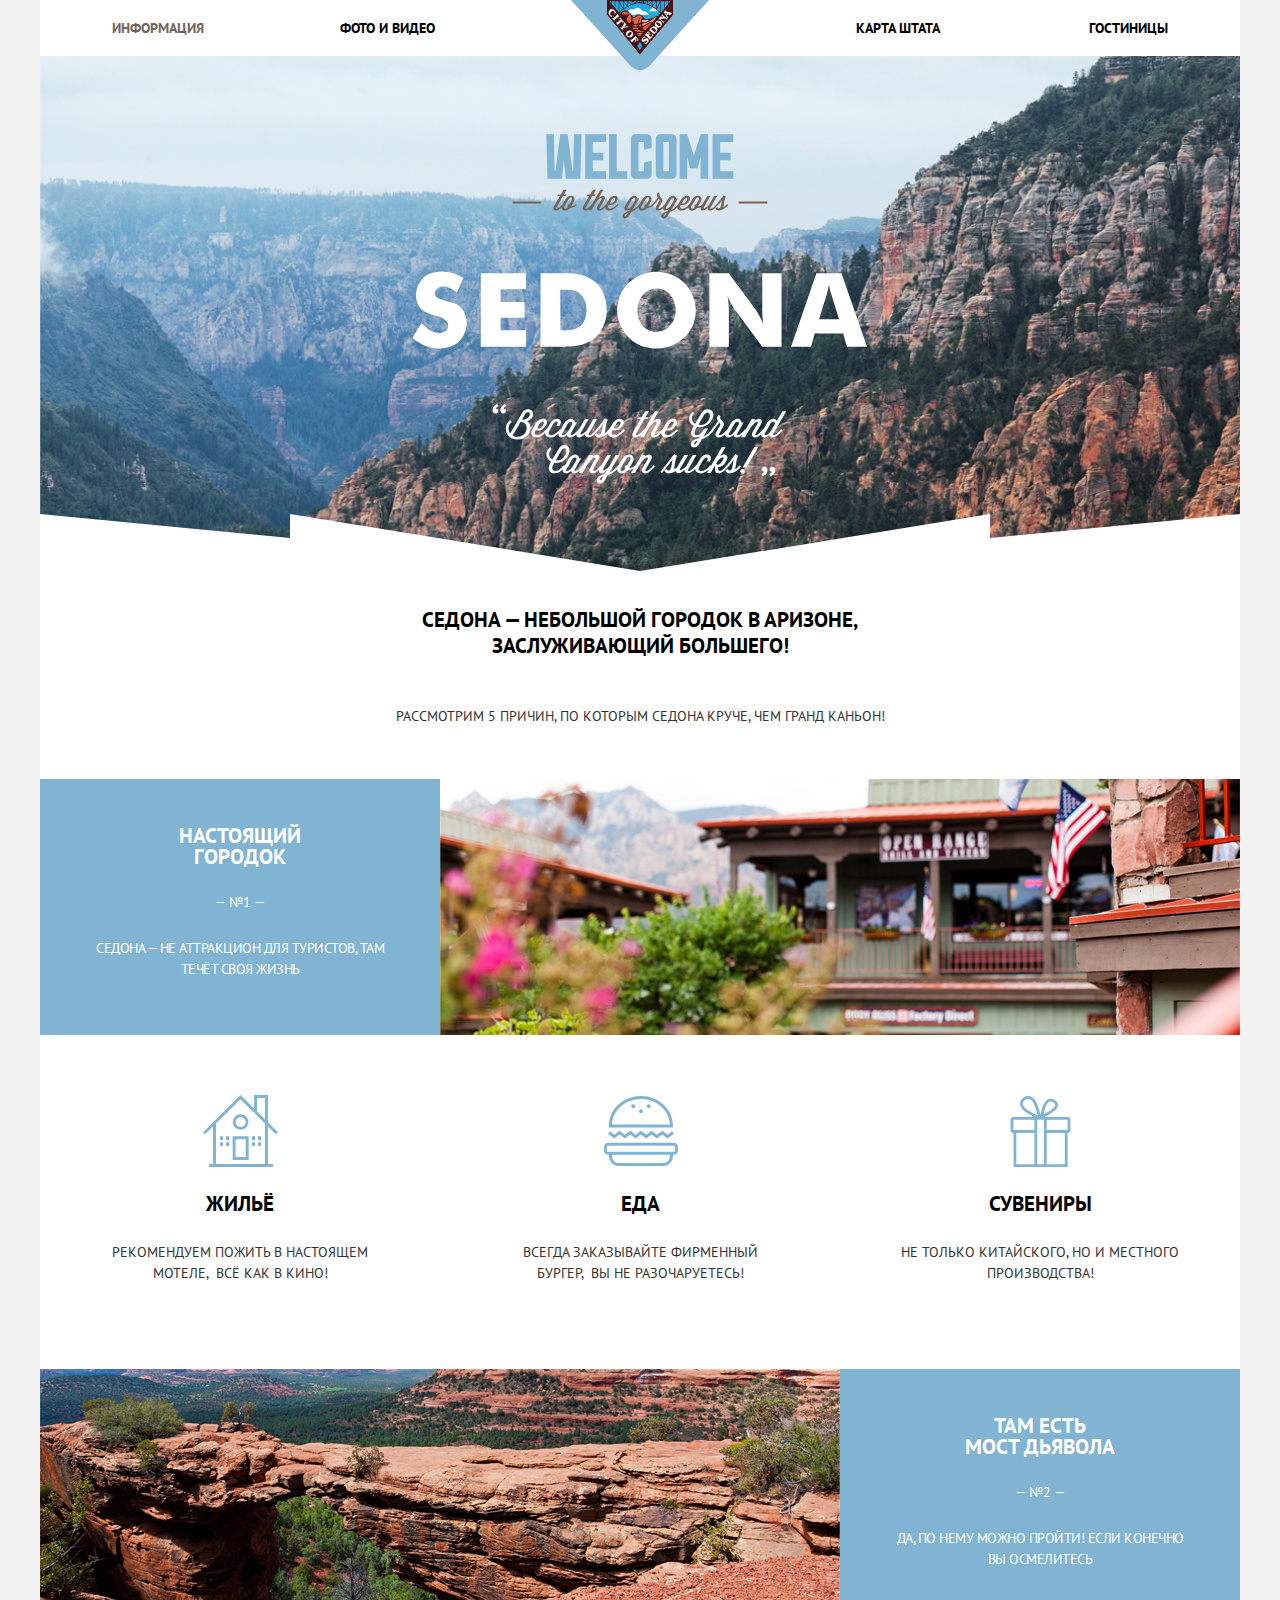
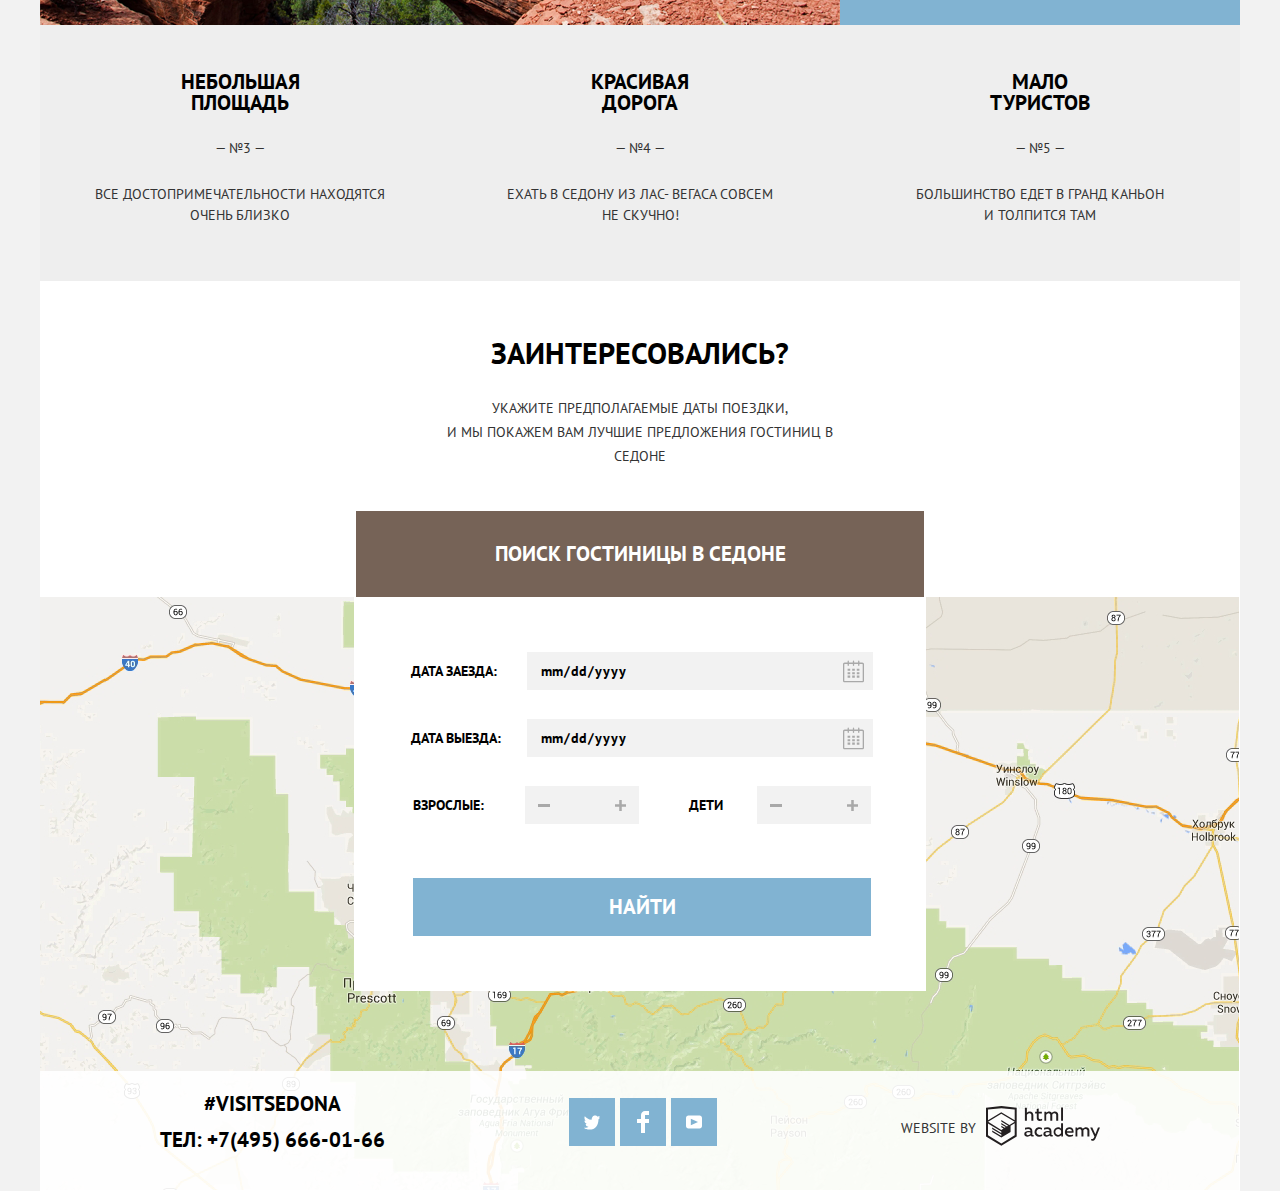
<file: index.html>
<!DOCTYPE html>
<html lang="ru">

<head>
  <meta charset="UTF-8" />
  <meta http-equiv="X-UA-Compatible" content="IE=edge" />
  <meta name="viewport" content="width=device-width, initial-scale=1.0" />
  <link rel="preconnect" href="https://fonts.googleapis.com">
  <link rel="preconnect" href="https://fonts.gstatic.com" crossorigin>
  <link href="https://fonts.googleapis.com/css2?family=PT+Sans:wght@400;700&display=swap" rel="stylesheet">
  <link rel="stylesheet" href="css/normalize.css" type="text/css" />
  <link rel="stylesheet" href="css/styles.css" type="text/css" />
  <title>SEDONA</title>
</head>

<body>

  <div class="container">
    <header class="page-header">

      <a href="/" class="nav-link logo">
        <img class="logo-item" src="images/logo.svg" width="138" height="70" alt="Sedona" />
      </a>

      <nav class="nav-block">
        <ul class="nav_list">
          <li class="nav-item">
            <a class="nav-link active info" href="/index.html">ИНФОРМАЦИЯ</a>
          </li>
          <li class="nav-item">
            <a class="nav-link" href="#">ФОТО&nbsp;И&nbsp;ВИДЕО</a>
          </li>
          <li class="nav-item">
            <a class="nav-link" href="#">КАРТА&nbsp;ШТАТА</a>
          </li>
          <li class="nav-item">
            <a class="nav-link" href="/hotels.html">ГОСТИНИЦЫ</a>
          </li>
        </ul>
      </nav>
    </header>
    <main>
      <section class="welcome">
        <h1 class="visually-hidden">Сайт города Седона</h1>
        <div class="image-wrapper">
          <img src="images/welcome.svg" class="img-block" alt="Sedona" />
        </div>
        <div class="decoration-svg-block">
          <svg class="svg-decor" width="1200" height="57" viewBox="0 0 1200 57" fill="none"
            xmlns="http://www.w3.org/2000/svg">
            <path d="M0 57V0L250 24V0L600 57L950 0V24L1200 0V57H0Z" fill="white" />
          </svg>
        </div>
      </section>
      <section class="reasons">
        <div class="preview">
          <h2 class="title reasons-title">Седона — небольшой городок в Аризоне, заслуживающий большего!</h2>
          <p class="reasons-preview-text">Рассмотрим 5 причин, по которым Седона круче, чем гранд каньон!</p>
        </div>
        <ul class="reasons-list">
          <li class="reasons-item">
            <div class="reason-1-wrapper">
              <div class="reasons-card accent">
                <h3 class="title reason-title white">НАСТОЯЩИЙ</br> ГОРОДОК</h3>
                <span class="number">— №1 —</span>
                <p class="reason-text">Седона&nbsp;&mdash; не&nbsp;аттракцион для туристов, там течёт своя жизнь</p>
              </div>
              <div class="reason-1-img">
                <img src="images/building.jpg" alt="building" class="img-1-reason">
              </div>
            </div>

            <ul class="reasons-1-list">
              <li class="reasons-1-item house-icon">
                <h3 class="title reason-title">Жильё</h3>
                <p class="reasons-1-item-descr">Рекомендуем пожить в настоящем мотеле,&nbsp; всё как в кино!</p>
              </li>
              <li class="reasons-1-item burger">
                <h3 class="title reason-title">Еда</h3>
                <p class="reasons-1-item-descr">Всегда заказывайте фирменный бургер,&nbsp; вы не разочаруетесь!
                </p>
              </li>
              <li class="reasons-1-item gift">
                <h3 class="title reason-title">Сувениры</h3>
                <p class="reasons-1-item-descr">Не только китайского,&nbsp;но и местного
                  производства!</p>
              </li>
            </ul>
          </li>
          <li class="reasons-item reason-2">
            <div class="reason-2-wrapper">
              <div class="reasons-card accent">
                <h3 class="title reason-title white">ТАМ ЕСТЬ<br> МОСТ&nbsp;ДЬЯВОЛА</h3>
                <span class="number">— №2 —</span>
                <p class="reason-text">Да, по нему можно пройти! Если конечно вы осмелитесь</p>
              </div>
              <div class="reason-2-img">
                <img src="images/mountain.jpg" alt="mountain" class="img-2-reason">
              </div>
            </div>
          </li>


          <li class="reasons-item reasons-card reasons_last">
            <h3 class="title reason-title reason-3-4-5-title">небольшая<br> площадь</h3>
            <span class="number">— №3 —</span>
            <p class="reasons-3-4-5-item-descr">все достопримечательности находятся очень близко</p>
          </li>
          <li class="reasons-item reasons-card reasons_last">
            <h3 class="title reason-title reason-3-4-5-title">красивая<br> дорога</h3>
            <span class="number">— №4 —</span>
            <p class="reasons-3-4-5-item-descr">ехать в седону из&nbsp;лас-&nbsp;вегаса совсем
              не&nbsp;скучно!
            </p>
          </li>
          <li class="reasons-item reasons-card reasons_last">
            <h3 class="title reason-title reason-3-4-5-title">мало<br> туристов</h3>
            <span class="number">— №5 —</span>
            <p class="reasons-3-4-5-item-descr">большинство едет в гранд каньон <br> и толпится там</p>
          </li>

        </ul>
      </section>

      <div class="form-header">

        <div class="form-header-wrapper">
          <h3 class="form-header-title">ЗАИНТЕРЕСОВАЛИСЬ?</h3>
          <p class="choose-date">
            Укажите предполагаемые даты поездки,<br> и мы покажем вам лучшие предложения
            гостиниц в седоне
          </p>
        </div>
        <div class="brown-btn-wrapper">
          <button class="searching-hotels brown-btn btn">ПОИСК ГОСТИНИЦЫ В СЕДОНЕ</button>
        </div>
        <form action="https://echo.htmlacademy.ru/courses" method="post" class="form">
          <fieldset class="form-group">

            <fieldset class="date-input">
              <label for="date" class="label">ДАТА ЗАЕЗДА:</label>
              <div class="text-field__icon text-field__icon_date">
                <input type="date" id="date" name="date" class="input input-date" />
                <svg width="21" height="23" viewBox="0 0 21 23" fill="none" xmlns="http://www.w3.org/2000/svg">
                  <path fill-rule="evenodd" clip-rule="evenodd"
                    d="M16.406 3.02498H19.251C20.217 3.02498 21 3.84698 21 4.86198V21.164C21 22.179 20.217 23 19.251 23H1.75C0.784 23 0 22.179 0 21.164V4.86198C0 3.84698 0.784 3.02498 1.75 3.02498H4.593V1.64798C4.593 1.26698 4.887 0.958984 5.25 0.958984C5.612 0.958984 5.906 1.26698 5.906 1.64798V3.02498H9.844V1.64798C9.844 1.26698 10.138 0.958984 10.501 0.958984C10.862 0.958984 11.156 1.26698 11.156 1.64798V3.02498H15.094V1.64798C15.094 1.26698 15.387 0.958984 15.75 0.958984C16.112 0.958984 16.406 1.26698 16.406 1.64798V3.02498ZM19.5646 21.484C19.6466 21.3979 19.691 21.2828 19.688 21.164H19.689V4.86198C19.689 4.60898 19.493 4.40298 19.252 4.40298H16.407V5.78098C16.407 6.16198 16.113 6.46998 15.751 6.46998C15.388 6.46998 15.095 6.16198 15.095 5.78098V4.40298H11.157V5.78098C11.157 6.16198 10.863 6.46998 10.502 6.46998C10.139 6.46998 9.845 6.16198 9.845 5.78098V4.40298H5.907V5.78098C5.907 6.16198 5.613 6.46998 5.251 6.46998C4.888 6.46998 4.594 6.16198 4.594 5.78098V4.40298H1.75C1.50263 4.40953 1.30696 4.61458 1.312 4.86198V21.164C1.30696 21.4114 1.50263 21.6164 1.75 21.623H19.251C19.3698 21.6201 19.4826 21.5701 19.5646 21.484Z"
                    fill="currentColor" />
                  <path fill-rule="evenodd" clip-rule="evenodd"
                    d="M4.59399 9.2251H7.21899V11.2911H4.59399V9.2251ZM4.59399 12.6681H7.21899V14.7351H4.59399V12.6681ZM7.21899 16.1121H4.59399V18.1781H7.21899V16.1121ZM9.18799 16.1121H11.813V18.1781H9.18799V16.1121ZM11.813 12.6681H9.18799V14.7351H11.813V12.6681ZM9.18799 9.2251H11.813V11.2911H9.18799V9.2251ZM16.406 16.1121H13.781V18.1781H16.406V16.1121ZM13.781 12.6681H16.406V14.7351H13.781V12.6681ZM16.406 9.2251H13.781V11.2911H16.406V9.2251Z"
                    fill="currentColor" />
                </svg>
              </div>
            </fieldset>
            <fieldset class="date-input">
              <label for="date-exit" class="label">ДАТА ВЫЕЗДА:</label>
              <div class="text-field__icon text-field__icon_date">
                <input type="date" id="date-exit" name="date-exit" class="input input-date" />
                <svg width="21" height="23" viewBox="0 0 21 23" fill="none" xmlns="http://www.w3.org/2000/svg">
                  <path fill-rule="evenodd" clip-rule="evenodd"
                    d="M16.406 3.02498H19.251C20.217 3.02498 21 3.84698 21 4.86198V21.164C21 22.179 20.217 23 19.251 23H1.75C0.784 23 0 22.179 0 21.164V4.86198C0 3.84698 0.784 3.02498 1.75 3.02498H4.593V1.64798C4.593 1.26698 4.887 0.958984 5.25 0.958984C5.612 0.958984 5.906 1.26698 5.906 1.64798V3.02498H9.844V1.64798C9.844 1.26698 10.138 0.958984 10.501 0.958984C10.862 0.958984 11.156 1.26698 11.156 1.64798V3.02498H15.094V1.64798C15.094 1.26698 15.387 0.958984 15.75 0.958984C16.112 0.958984 16.406 1.26698 16.406 1.64798V3.02498ZM19.5646 21.484C19.6466 21.3979 19.691 21.2828 19.688 21.164H19.689V4.86198C19.689 4.60898 19.493 4.40298 19.252 4.40298H16.407V5.78098C16.407 6.16198 16.113 6.46998 15.751 6.46998C15.388 6.46998 15.095 6.16198 15.095 5.78098V4.40298H11.157V5.78098C11.157 6.16198 10.863 6.46998 10.502 6.46998C10.139 6.46998 9.845 6.16198 9.845 5.78098V4.40298H5.907V5.78098C5.907 6.16198 5.613 6.46998 5.251 6.46998C4.888 6.46998 4.594 6.16198 4.594 5.78098V4.40298H1.75C1.50263 4.40953 1.30696 4.61458 1.312 4.86198V21.164C1.30696 21.4114 1.50263 21.6164 1.75 21.623H19.251C19.3698 21.6201 19.4826 21.5701 19.5646 21.484Z"
                    fill="currentColor" />
                  <path fill-rule="evenodd" clip-rule="evenodd"
                    d="M4.59399 9.2251H7.21899V11.2911H4.59399V9.2251ZM4.59399 12.6681H7.21899V14.7351H4.59399V12.6681ZM7.21899 16.1121H4.59399V18.1781H7.21899V16.1121ZM9.18799 16.1121H11.813V18.1781H9.18799V16.1121ZM11.813 12.6681H9.18799V14.7351H11.813V12.6681ZM9.18799 9.2251H11.813V11.2911H9.18799V9.2251ZM16.406 16.1121H13.781V18.1781H16.406V16.1121ZM13.781 12.6681H16.406V14.7351H13.781V12.6681ZM16.406 9.2251H13.781V11.2911H16.406V9.2251Z"
                    fill="currentColor" />
                </svg>
              </div>
            </fieldset>
            <fieldset class="one-third-size">
              <div class="adults-btnset">
                <label for="adults" class="label">ВЗРОСЛЫЕ:</label>
                <div class="small-button">
                  <button type="button" class="adults btn minus">
                    <svg width="12" height="3" viewBox="0 0 12 3" fill="none" xmlns="http://www.w3.org/2000/svg">
                      <rect width="12" height="3" fill="currentColor" />
                    </svg>
                  </button>
                  <input type="number" id="adults" name="adults" class="input input-age" />
                  <button type="button" class="adults btn">
                    <svg width="11" height="11" viewBox="0 0 11 11" fill="none" xmlns="http://www.w3.org/2000/svg">
                      <path fill-rule="evenodd" clip-rule="evenodd"
                        d="M4.23086 6.76932V11H6.76932V6.76932H11V4.23086H6.76932V0H4.23085V4.23086H0V6.76932H4.23086Z"
                        fill="currentColor" />
                    </svg>

                  </button>
                </div>
              </div>
              <div class="kids-btnset">
                <label for="kids" class="label label-kids">ДЕТИ</label>
                <div class="small-button">
                  <button type="button" class="kids btn minus">
                    <svg width="12" height="3" viewBox="0 0 12 3" fill="none" xmlns="http://www.w3.org/2000/svg">
                      <rect width="12" height="3" fill="currentColor" />
                    </svg>
                  </button>
                  <input type="number" id="kids" name="kids" class="input input-age" />
                  <button type="button" class="kids btn">
                    <svg width="11" height="11" viewBox="0 0 11 11" fill="none" xmlns="http://www.w3.org/2000/svg">
                      <path fill-rule="evenodd" clip-rule="evenodd"
                        d="M4.23086 6.76932V11H6.76932V6.76932H11V4.23086H6.76932V0H4.23085V4.23086H0V6.76932H4.23086Z"
                        fill="currentColor" />
                    </svg>
                  </button>
                </div>
              </div>
            </fieldset>
            <div>
              <input class="searching-hotels blue input btn" type="submit" value="НАЙТИ" />
            </div>
          </fieldset>
        </form>
      </div>

      <div class="map-wrapp"></div>

    </main>

    <footer class="page-footer">
      <div class="footer-container">
        <div class="link-wrapper">
          <div class="visit-SEDONA">#visitSEDONA</div>
          <a href="tel:+74956660166">ТЕЛ: +7(495) 666-01-66</a>
        </div>
        <ul class="social-icons">
          <li class="social-item">
            <a class="social-icon twitter" href="https://twitter.com">
              <svg width="17" height="17" viewBox="0 0 17 17" fill="none" xmlns="http://www.w3.org/2000/svg">
                <path
                  d="M10.95 1.14409C12.635 0.648089 13.934 1.41409 14.527 2.32309C15.2 2.09209 15.858 1.84209 16.538 1.61509C16.5249 2.30145 16.2117 2.94761 15.681 3.38309C16.366 3.55309 16.985 2.89209 16.985 2.89209C16.816 3.89209 15.979 4.68009 15.422 4.91609C15.191 11.6661 12.247 16.1331 5.34498 15.9981H4.89898C4.48898 15.9981 0.734977 15.5381 0.000976562 14.1111C2.27198 14.3071 3.89398 13.6891 4.69398 12.9341C3.73398 12.6341 2.01498 12.4571 1.71498 9.98409C2.06398 10.0901 2.27898 10.2121 2.90498 10.1031C1.70498 9.24709 0.373977 8.53009 0.447977 6.33009C0.732977 6.65809 1.51498 6.86609 1.78798 6.80209C1.08498 6.56109 -0.182023 3.44209 0.893977 1.85009C2.71198 3.70409 4.62898 5.45609 8.04598 5.62309C8.25398 3.33009 9.18298 1.79309 10.95 1.14409Z"
                  fill="white" />
              </svg>
            </a>
          </li>
          <li class="social-item">
            <a target="_blank" class="social-icon facebook" href="https://facebook.com">
              <svg width="12" height="22" viewBox="0 0 12 22" fill="none" xmlns="http://www.w3.org/2000/svg">
                <path d="M12 4V0H8C5.79086 0 4 1.79086 4 4V8H0V12H4V22H8V12H12V8H8V4H12Z" fill="white" />
              </svg>
            </a>
          </li>
          <li class="social-item">
            <a target="_blank" class="social-icon youtube" href="https://youtube.com">
              <svg width="20" height="16" viewBox="0 0 20 16" fill="none" xmlns="http://www.w3.org/2000/svg">
                <path fill-rule="evenodd" clip-rule="evenodd"
                  d="M3 0H17C18.65 0 20 1.35 20 3V13C20 14.65 18.65 16 17 16H3C1.35 16 0 14.65 0 13V3C0 1.35 1.35 0 3 0ZM6.027 4.002V11.998L15.014 8L6.027 4.002Z"
                  fill="white" />
              </svg>

            </a>
          </li>
        </ul>
        <div class="right-side-footer">
          <span>Website by</span>
          <div class="academy-link">
            <a class="footer-logo-link" target="_blank" href="https://htmlacademy.ru">
              <svg width="115" height="41" viewBox="0 0 115 41" fill="none" xmlns="http://www.w3.org/2000/svg">
                <path fill-rule="evenodd" clip-rule="evenodd"
                  d="M15.5197 1.05737H15.3509L0 2.71895V31.4945L15.3509 40.8382L30.7018 31.4945V2.71895L15.5197 1.05737ZM77.0183 2.62185H75.0876V15.7311H77.0183V2.62185ZM40.8619 2.63264V7.76843C41.6131 6.9864 42.6386 6.5436 43.7105 6.53843C44.6823 6.47908 45.6329 6.84495 46.3253 7.54479C47.0177 8.24462 47.3866 9.21244 47.3399 10.2068V15.7634H45.367V10.4658C45.4231 9.94897 45.2754 9.43059 44.9566 9.02553C44.6377 8.62047 44.174 8.36218 43.6683 8.3079H43.3518C42.3456 8.36979 41.4321 8.9295 40.9041 9.80764V15.7634H38.8995V2.63264H40.8619ZM77.0183 31.4837H75.2775V30.0595C74.4828 31.1353 73.23 31.7538 71.9119 31.7211C69.4751 31.5528 67.5825 29.4822 67.5825 26.9845C67.5825 24.4867 69.4751 22.4162 71.9119 22.2479C73.1195 22.2052 74.2818 22.7203 75.0771 23.6505V18.3205H77.0183V31.4837ZM47.0656 30.0595C47.263 30.0515 47.4583 30.0152 47.6459 29.9516V31.3866C47.2482 31.5404 46.826 31.6172 46.4009 31.6132C45.6482 31.6769 44.9394 31.2429 44.639 30.5342C43.7036 31.31 42.5302 31.7227 41.3261 31.6995C39.733 31.6995 38.256 30.804 38.256 28.9482C38.256 26.65 40.3661 25.9379 42.1702 25.9379C42.9402 25.9505 43.707 26.0408 44.4596 26.2076V25.884C44.4596 24.805 43.6578 23.9742 42.1491 23.9742C41.0585 23.9764 39.9804 24.2116 38.9839 24.6647V22.8305C40.0678 22.451 41.204 22.2506 42.3495 22.2371C44.8394 22.2371 46.3693 23.4455 46.3693 26.1753V29.4121C46.3546 29.5668 46.401 29.721 46.4981 29.8406C46.5951 29.9601 46.7349 30.035 46.8862 30.0487H47.0656V30.0595ZM40.2711 28.8403C40.298 29.229 40.4761 29.5905 40.7655 29.844C41.055 30.0974 41.4317 30.2217 41.8115 30.189H41.9275C42.8819 30.1906 43.7973 29.8022 44.4702 29.11V27.5779C43.842 27.4414 43.2026 27.3655 42.5605 27.3513C41.5055 27.3513 40.2817 27.7074 40.2817 28.8403H40.2711ZM56.0229 22.9384C55.1962 22.4632 54.2596 22.2246 53.3115 22.2479H52.9422C51.7332 22.2873 50.5891 22.8166 49.7619 23.7192C48.9347 24.6218 48.4923 25.8236 48.5321 27.06V27.5024C48.6957 30.0004 50.805 31.8921 53.2482 31.7318C54.2519 31.7555 55.2477 31.5452 56.1601 31.1168V29.2718C55.3769 29.7215 54.4945 29.9591 53.5963 29.9624C52.5199 30.0288 51.4963 29.4793 50.9385 28.5356C50.3806 27.5918 50.3806 26.4095 50.9385 25.4658C51.4963 24.522 52.5199 23.9725 53.5963 24.039C54.461 24.0357 55.3066 24.2989 56.0229 24.7942V22.9384ZM66.1514 30.0595C66.3488 30.0515 66.5441 30.0152 66.7317 29.9516V31.3866C66.334 31.5404 65.9118 31.6172 65.4867 31.6132C64.734 31.6769 64.0252 31.2429 63.7248 30.5342C62.7894 31.31 61.616 31.7227 60.4119 31.6995C58.8188 31.6995 57.3417 30.804 57.3417 28.9482C57.3417 26.65 59.4518 25.9379 61.256 25.9379C62.0259 25.9505 62.7928 26.0408 63.5454 26.2076V25.884C63.5454 24.805 62.7436 23.9742 61.2349 23.9742C60.1443 23.9764 59.0662 24.2116 58.0697 24.6647V22.8305C59.1536 22.451 60.2897 22.2506 61.4353 22.2371C63.9252 22.2371 65.455 23.4455 65.455 26.1753V29.4121C65.4404 29.5668 65.4868 29.721 65.5838 29.8406C65.6809 29.9601 65.8207 30.035 65.972 30.0487H66.1514V30.0595ZM59.855 29.8481C59.5632 29.5943 59.3837 29.2311 59.3569 28.8403H59.378C59.378 27.7074 60.5385 27.3513 61.6569 27.3513C62.299 27.3655 62.9383 27.4414 63.5665 27.5779V29.11C62.8937 29.8022 61.9782 30.1906 61.0239 30.189H60.9078C60.5263 30.2247 60.1469 30.1019 59.855 29.8481ZM69.3271 26.9305C69.3271 25.2859 70.6308 23.9526 72.239 23.9526L72.2601 24.0066C73.4742 24.0066 74.5742 24.7382 75.0665 25.8732V28.0311C74.5856 29.1871 73.4673 29.9296 72.239 29.9084C70.6308 29.9084 69.3271 28.5752 69.3271 26.9305ZM83.3486 22.2479C86.8408 22.2479 88.0541 25.1395 87.4844 27.7397H80.922C81.1436 29.3582 82.6839 30.0163 84.2876 30.0163C85.2509 30.0196 86.2027 29.8021 87.0729 29.3797V31.1061C86.0736 31.5421 84.9939 31.7519 83.9078 31.7211C81.2385 31.7211 78.8963 30.189 78.8963 26.9521C78.8362 25.7502 79.2482 24.5736 80.0408 23.6841C80.8334 22.7945 81.9408 22.2658 83.1165 22.2155H83.3486V22.2479ZM80.8693 26.1753C80.9704 24.8237 82.1216 23.8104 83.4436 23.9095H83.4858C84.1064 23.8531 84.7196 24.08 85.1612 24.5295C85.6028 24.979 85.8275 25.6051 85.7752 26.24H80.8693V26.1753ZM89.489 31.4621V22.4961H91.2298V23.575C91.9777 22.7197 93.041 22.2229 94.1628 22.2047C95.2951 22.1328 96.3712 22.7163 96.9482 23.7153C97.7407 22.8335 98.8477 22.3161 100.018 22.2803C100.952 22.2327 101.859 22.6011 102.507 23.2901C103.154 23.9792 103.478 24.9213 103.394 25.8732V31.4837H101.39V25.9271C101.437 25.4734 101.306 25.0191 101.024 24.6647C100.743 24.3104 100.336 24.0852 99.8917 24.039H99.6174C98.7512 24.0941 97.9525 24.536 97.4335 25.2474V31.4837H95.4289V25.9271C95.4728 25.47 95.3357 25.0139 95.0481 24.6611C94.7606 24.3082 94.3467 24.088 93.8991 24.0497H93.6881C92.7466 24.1344 91.8915 24.6449 91.3564 25.4416V31.5161H89.5312L89.489 31.4621ZM113.977 22.4745H111.972L109.324 29.2718L106.306 22.4853H104.196L108.417 31.5484L108.237 32.0016C107.72 33.3611 107.003 34.0516 106.053 34.0516C105.75 34.0548 105.447 34.0112 105.156 33.9221V35.6161C105.536 35.7125 105.926 35.7632 106.317 35.7671C107.646 35.7671 108.902 35.0226 109.851 32.6813L113.977 22.4745ZM52.689 6.78658V3.54974L50.7266 4.01369V6.73264H49.144V8.49132H50.7899V12.9905C50.7231 13.817 51.0244 14.6301 51.61 15.2038C52.1955 15.7775 53.0028 16.0505 53.8073 15.9468C54.5996 15.9535 55.3875 15.8259 56.139 15.5692V13.8429C55.5727 14.0781 54.9672 14.199 54.356 14.199C53.2165 14.199 52.689 13.8105 52.689 12.6237V8.5129H55.8541V6.78658H52.689ZM58.3862 15.7526V6.75421H60.1376V7.83316C60.8811 6.97655 61.9403 6.476 63.0601 6.45211C64.1624 6.38099 65.2146 6.93142 65.8032 7.88711C66.5958 7.00534 67.7028 6.48794 68.8734 6.45211C69.8138 6.41462 70.7233 6.79859 71.364 7.50353C72.0046 8.20846 72.3126 9.16418 72.2073 10.1205V15.7418H70.2028V10.1853C70.2499 9.73151 70.1184 9.27721 69.8373 8.92287C69.5561 8.56853 69.1485 8.34334 68.7046 8.29711H68.4619C67.5957 8.35228 66.797 8.7942 66.278 9.50553V15.7418H64.2734V10.1853C64.3206 9.73151 64.1891 9.27721 63.9079 8.92287C63.6268 8.56853 63.2191 8.34334 62.7752 8.29711H62.5326C61.5911 8.38181 60.736 8.89229 60.2009 9.68895V15.7634H58.3862V15.7526ZM28.6972 30.3033L28.7078 30.2968L28.6972 30.3184V30.3033ZM28.6972 18.3205V30.3033L15.3509 38.4321L2.00459 30.3184V18.5147L15.2876 26.6068V28.0311L6.18257 22.5284V23.9418L15.3404 29.5632V31.0629L6.19312 25.4955V26.9521L15.3509 32.5734L24.5826 26.9197V20.8129L28.6972 18.3205ZM28.7078 16.7776L25.0362 18.9355L23.3482 20.0145L15.3087 15.0837V16.4971L22.156 20.7266L22.0083 20.8237L20.9532 21.4063L15.2876 17.9537V19.3995L19.761 22.1184L18.706 22.8413L15.3298 20.7913V22.2047L17.5454 23.5426L15.2982 24.9021L2.11009 16.864L15.3087 8.72869L28.7078 16.7776ZM15.2876 7.27211L28.7078 15.3534V4.56395L15.3615 3.12895L2.01514 4.56395V15.3534L15.2876 7.27211Z"
                  fill="CurrentColor" />
              </svg>
            </a>
          </div>
        </div>
      </div>
    </footer>

  </div>



</body>

</html>
</file>
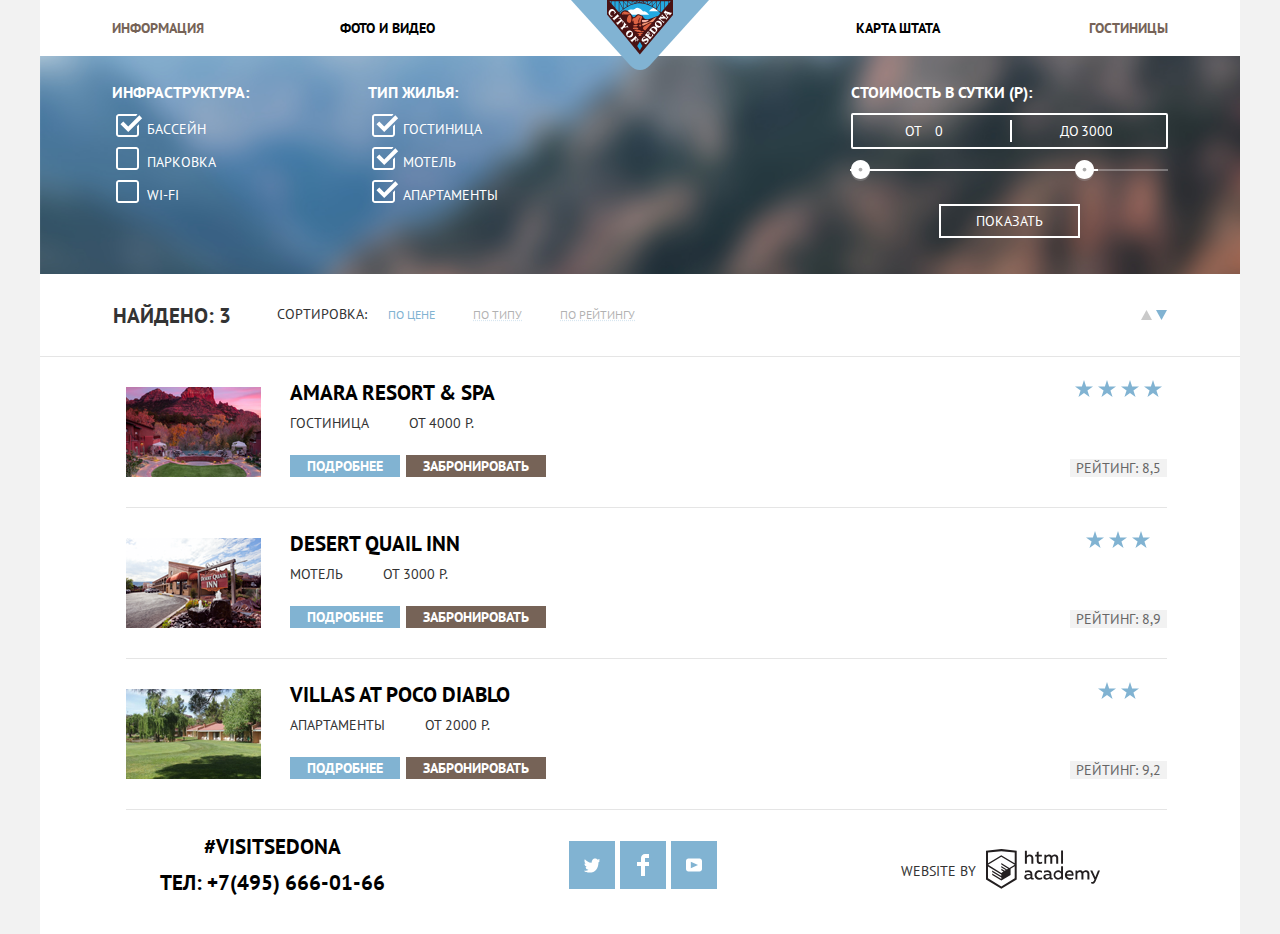
<file: hotels.html>
<!DOCTYPE html>
<html lang="en">

<head>
  <meta charset="UTF-8">
  <meta http-equiv="X-UA-Compatible" content="IE=edge">
  <meta name="viewport" content="width=device-width, initial-scale=1.0">
  <link rel="preconnect" href="https://fonts.googleapis.com">
  <link rel="preconnect" href="https://fonts.gstatic.com" crossorigin>
  <link href="https://fonts.googleapis.com/css2?family=PT+Sans:wght@400;700&display=swap" rel="stylesheet">
  <link rel="stylesheet" href="css/normalize.css" type="text/css" />
  <link rel="stylesheet" href="css/styles.css" type="text/css" />
  <title>SEDONA</title>
</head>

<body>
  <div class="container">

    <header class="page-header">
      <div class="logo">
        <a href="/" class="nav-link logo">
          <img class="logo-item" src="images/logo.svg" width="138" height="70" alt="Sedona" />
        </a>
      </div>
      <nav class="nav-block">
        <ul class="nav_list">
          <li class="nav-item">
            <a class="nav-link active info" href="/index.html">ИНФОРМАЦИЯ</a>
          </li>
          <li class="nav-item">
            <a class="nav-link" href="#">ФОТО&nbsp;И&nbsp;ВИДЕО</a>
          </li>
          <li class="nav-item">
            <a class="nav-link" href="#">КАРТА&nbsp;ШТАТА</a>
          </li>
          <li class="nav-item">
            <a class="nav-link active info" href="/hotels.html">ГОСТИНИЦЫ</a>
          </li>
        </ul>
      </nav>
    </header>
    <main>
      <section class="choice-items">
        <!-- <div class="choice-items-container"> -->
        <h1 class="visually-hidden">Сайт города Седона</h1>
        <form class="choice-items-form" action="https://https://htmlacademy.ru/courses/42/run/9" method="post">
          <div class="choice-item-block infrastructure-block">
            <h2 class="white-header">ИНФРАСТРУКТУРА:</h2>
            <div class="pool">
              <input type="checkbox" checked id="pool" name="infra" value="pool"
                class="checkbox-filter visually-hidden">
              <label for="pool" class="label-checkbox">БАССЕЙН</label>
            </div>
            <div class="parking">
              <input type="checkbox" id="parking" name="infra" value="parking" class="checkbox-filter visually-hidden">
              <label for="parking" class="label-checkbox">ПАРКОВКА</label>
            </div>
            <div class="wi-fi">
              <input type="checkbox" id="wi-fi" name="infra" value="wi-fi" class="checkbox-filter visually-hidden">
              <label for="wi-fi" class="label-checkbox">WI-FI</label>
            </div>
          </div>
          <div class="choice-item-block apartman-block">
            <h2 class="white-header">ТИП ЖИЛЬЯ:</h2>
            <div class="placement">
              <input type="checkbox" checked id="hotel" name="living-place" value="hotel"
                class="checkbox-filter visually-hidden">
              <label for="hotel" class="label-checkbox">ГОСТИНИЦА</label>
            </div>
            <div class="placement">
              <input type="checkbox" checked id="motel" name="living-place" value="motel"
                class="checkbox-filter visually-hidden">
              <label for="motel" class="label-checkbox">МОТЕЛЬ</label>
            </div>
            <div class="placement">
              <input type="checkbox" checked id="apartman" name="living-place" value="apartman"
                class="checkbox-filter visually-hidden">
              <label for="apartman" class="label-checkbox">АПАРТАМЕНТЫ</label>
            </div>
          </div>
          <div class="choice-item-block price-block">
            <h2 class="white-header">СТОИМОСТЬ В СУТКИ (Р):</h2>
            <div class="numberbuttons flex">
              <div class="nubberbuttons_block flex">
                <label for="from-0" class="label-price">ОТ</label>
                <input type="number" id="from-0" min="0" max="3000" step="1" value="0" class="input input-nmbr">
              </div>
              <div class="numberbuttons_block flex">
                <label for="till3000" class="label-price">ДО</label>
                <input type="number" id="till3000" min="0" max="3000" step="1" value="3000" class="input input-nmbr">
              </div>

            </div>
            <div class="slider">
              <div class="progress"></div>
            </div>
            <div class="range-input">
              <input class="range range-min" type="range" id="price" name="price" min="0" max="4000" step="1" value="0">
              <input class="range range-max" type="range" id="price" name="price" min="0" max="4000" step="1"
                value="3000">
            </div>
            <div class="submit">
              <input class="show" type="submit" value="ПОКАЗАТЬ">
            </div>
          </div>
        </form>
        <!-- </div> -->
      </section>

      <div class="sorting-hotels_block">
        <div class="sortingby-block">
          <h2 class="sortingby-title">НАЙДЕНО: 3</h2>
          <div class="sortingby">СОРТИРОВКА:
            <button class="button link type-btn active-button" href="#">ПО ЦЕНЕ</button>
            <button class="button link type-btn" href="#">ПО ТИПУ</button>
            <button class="button link type-btn" href="#">ПО РЕЙТИНГУ</button>
          </div>
          <div class="arrows-buttons">
            <button class="arrow-wrapper_button">
              <svg class="arrow-up-icon" width="11" height="10" viewBox="0 0 11 10" fill="none"
                xmlns="http://www.w3.org/2000/svg">
                <path d="M5.5 0L0 10H11L5.5 0Z" fill="currentColor" />
              </svg>
            </button>
            <button class="arrow-wrapper_button active-arrow" href="#">
              <svg class="arrow-down-icon" width="11" height="10" viewBox="0 0 11 10" fill="none"
                xmlns="http://www.w3.org/2000/svg">
                <path d="M5.5 10L0 0H11" fill="currentColor" />
              </svg>
            </button>

          </div>
        </div>
        <h2 class="visually-hidden">HOTELS</h2>
        <ul class="living-places">
          <li class="hotel flex">

            <div class="wrapper-hotels">
              <img class="hotels-img" src="/images/Rock.png" alt="Rock">
            </div>
            <div class="left-side-card">
              <a href="#" class="hotels-header">Amara Resort &amp;&nbsp;Spa</a>
              <div class="hotels-card_text_wrapper flex">
                <p class="hotels-card_text">ГОСТИНИЦА</p>
                <p class="hotels-card_text hotels-card_price">ОТ 4000 Р.</p>
              </div>
              <div class="hotels-card_button_wrapper flex">
                <button class="button blue btn cards-button">ПОДРОБНЕЕ</button>
                <button class="button btn cards-button">ЗАБРОНИРОВАТЬ</button>
              </div>
            </div>
            <div class="right-side_card">
              <div class="stars-img-group">
                <img src="images/star.svg" alt="рейтинг отеля 4 из 5">
                <img src="images/star.svg">
                <img src="images/star.svg">
                <img src="images/star.svg">
              </div>
              <button class="rating btn">РЕЙТИНГ: 8,5</button>
            </div>

          </li>
          <li class="hotel flex">
            <div class="wrapper-hotels">
              <img class="hotels-img" src="/images/ROad.png" alt="Road">
            </div>
            <div class="left-side-card">
              <a class="hotels-header" href="#">Desert Quail Inn</a>
              <div class="hotels-card_text_wrapper flex">
                <p class="hotels-card_text">МОТЕЛЬ</p>
                <p class="hotels-card_text hotels-card_price">ОТ 3000 Р.</p>
              </div>
              <div class="hotels-card_button_wrapper flex">
                <button class="button blue btn cards-button">ПОДРОБНЕЕ</button>
                <button class="button btn cards-button">ЗАБРОНИРОВАТЬ</button>
              </div>
            </div>
            <div class="right-side_card">
              <div class="stars-img-group">
                <img src="images/star.svg" alt="рейтинг отеля 3 из 5">
                <img src="images/star.svg">
                <img src="images/star.svg">
              </div>
              <button class="rating btn">РЕЙТИНГ: 8,9</button>
            </div>
          </li>
          <li class="hotel flex">
            <div class="wrapper-hotels">
              <img class="hotels-img" src="/images/Nature.png" alt="Nature">
            </div>
            <div class="left-side-card">
              <a class="hotels-header" href="#">Villas at Poco Diablo</a>
              <div class="hotels-card_text_wrapper flex">
                <p class="hotels-card_text">АПАРТАМЕНТЫ</p>
                <p class="hotels-card_text hotels-card_price">ОТ 2000 Р.</p>
              </div>
              <div class="hotels-card_button_wrapper flex">
                <button class="button blue btn cards-button">ПОДРОБНЕЕ</button>
                <button class="button btn cards-button">ЗАБРОНИРОВАТЬ</button>
              </div>
            </div>
            <div class="right-side_card">
              <div class="stars-img-group">
                <img src="images/star.svg" alt="рейтинг отеля 2 из 5">
                <img src="images/star.svg">
              </div>
              <button class="rating btn">РЕЙТИНГ: 9,2</button>
            </div>
          </li>
        </ul>
      </div>
    </main>
    <footer class="page-footer footer-hotels_page">
      <div class="footer-container">
        <div class="link-wrapper">
          <div class="visit-SEDONA">#visitSEDONA</div>
          <a href="tel:+74956660166">ТЕЛ: +7(495) 666-01-66</a>
        </div>
        <ul class="social-icons">
          <li class="social-item">
            <a class="social-icon twitter" href="https://twitter.com">
              <svg width="17" height="17" viewBox="0 0 17 17" fill="none" xmlns="http://www.w3.org/2000/svg">
                <path
                  d="M10.95 1.14409C12.635 0.648089 13.934 1.41409 14.527 2.32309C15.2 2.09209 15.858 1.84209 16.538 1.61509C16.5249 2.30145 16.2117 2.94761 15.681 3.38309C16.366 3.55309 16.985 2.89209 16.985 2.89209C16.816 3.89209 15.979 4.68009 15.422 4.91609C15.191 11.6661 12.247 16.1331 5.34498 15.9981H4.89898C4.48898 15.9981 0.734977 15.5381 0.000976562 14.1111C2.27198 14.3071 3.89398 13.6891 4.69398 12.9341C3.73398 12.6341 2.01498 12.4571 1.71498 9.98409C2.06398 10.0901 2.27898 10.2121 2.90498 10.1031C1.70498 9.24709 0.373977 8.53009 0.447977 6.33009C0.732977 6.65809 1.51498 6.86609 1.78798 6.80209C1.08498 6.56109 -0.182023 3.44209 0.893977 1.85009C2.71198 3.70409 4.62898 5.45609 8.04598 5.62309C8.25398 3.33009 9.18298 1.79309 10.95 1.14409Z"
                  fill="white" />
              </svg>
            </a>
          </li>
          <li class="social-item">
            <a target="_blank" class="social-icon facebook" href="https://facebook.com">
              <svg width="12" height="22" viewBox="0 0 12 22" fill="none" xmlns="http://www.w3.org/2000/svg">
                <path d="M12 4V0H8C5.79086 0 4 1.79086 4 4V8H0V12H4V22H8V12H12V8H8V4H12Z" fill="white" />
              </svg>
            </a>
          </li>
          <li class="social-item">
            <a target="_blank" class="social-icon youtube" href="https://youtube.com">
              <svg width="20" height="16" viewBox="0 0 20 16" fill="none" xmlns="http://www.w3.org/2000/svg">
                <path fill-rule="evenodd" clip-rule="evenodd"
                  d="M3 0H17C18.65 0 20 1.35 20 3V13C20 14.65 18.65 16 17 16H3C1.35 16 0 14.65 0 13V3C0 1.35 1.35 0 3 0ZM6.027 4.002V11.998L15.014 8L6.027 4.002Z"
                  fill="white" />
              </svg>

            </a>
          </li>
        </ul>
        <div class="right-side-footer">
          <span>Website by</span>
          <div class="academy-link">
            <a class="footer-logo-link" target="_blank" href="https://htmlacademy.ru">
              <svg width="115" height="41" viewBox="0 0 115 41" fill="none" xmlns="http://www.w3.org/2000/svg">
                <path fill-rule="evenodd" clip-rule="evenodd"
                  d="M15.5197 1.05737H15.3509L0 2.71895V31.4945L15.3509 40.8382L30.7018 31.4945V2.71895L15.5197 1.05737ZM77.0183 2.62185H75.0876V15.7311H77.0183V2.62185ZM40.8619 2.63264V7.76843C41.6131 6.9864 42.6386 6.5436 43.7105 6.53843C44.6823 6.47908 45.6329 6.84495 46.3253 7.54479C47.0177 8.24462 47.3866 9.21244 47.3399 10.2068V15.7634H45.367V10.4658C45.4231 9.94897 45.2754 9.43059 44.9566 9.02553C44.6377 8.62047 44.174 8.36218 43.6683 8.3079H43.3518C42.3456 8.36979 41.4321 8.9295 40.9041 9.80764V15.7634H38.8995V2.63264H40.8619ZM77.0183 31.4837H75.2775V30.0595C74.4828 31.1353 73.23 31.7538 71.9119 31.7211C69.4751 31.5528 67.5825 29.4822 67.5825 26.9845C67.5825 24.4867 69.4751 22.4162 71.9119 22.2479C73.1195 22.2052 74.2818 22.7203 75.0771 23.6505V18.3205H77.0183V31.4837ZM47.0656 30.0595C47.263 30.0515 47.4583 30.0152 47.6459 29.9516V31.3866C47.2482 31.5404 46.826 31.6172 46.4009 31.6132C45.6482 31.6769 44.9394 31.2429 44.639 30.5342C43.7036 31.31 42.5302 31.7227 41.3261 31.6995C39.733 31.6995 38.256 30.804 38.256 28.9482C38.256 26.65 40.3661 25.9379 42.1702 25.9379C42.9402 25.9505 43.707 26.0408 44.4596 26.2076V25.884C44.4596 24.805 43.6578 23.9742 42.1491 23.9742C41.0585 23.9764 39.9804 24.2116 38.9839 24.6647V22.8305C40.0678 22.451 41.204 22.2506 42.3495 22.2371C44.8394 22.2371 46.3693 23.4455 46.3693 26.1753V29.4121C46.3546 29.5668 46.401 29.721 46.4981 29.8406C46.5951 29.9601 46.7349 30.035 46.8862 30.0487H47.0656V30.0595ZM40.2711 28.8403C40.298 29.229 40.4761 29.5905 40.7655 29.844C41.055 30.0974 41.4317 30.2217 41.8115 30.189H41.9275C42.8819 30.1906 43.7973 29.8022 44.4702 29.11V27.5779C43.842 27.4414 43.2026 27.3655 42.5605 27.3513C41.5055 27.3513 40.2817 27.7074 40.2817 28.8403H40.2711ZM56.0229 22.9384C55.1962 22.4632 54.2596 22.2246 53.3115 22.2479H52.9422C51.7332 22.2873 50.5891 22.8166 49.7619 23.7192C48.9347 24.6218 48.4923 25.8236 48.5321 27.06V27.5024C48.6957 30.0004 50.805 31.8921 53.2482 31.7318C54.2519 31.7555 55.2477 31.5452 56.1601 31.1168V29.2718C55.3769 29.7215 54.4945 29.9591 53.5963 29.9624C52.5199 30.0288 51.4963 29.4793 50.9385 28.5356C50.3806 27.5918 50.3806 26.4095 50.9385 25.4658C51.4963 24.522 52.5199 23.9725 53.5963 24.039C54.461 24.0357 55.3066 24.2989 56.0229 24.7942V22.9384ZM66.1514 30.0595C66.3488 30.0515 66.5441 30.0152 66.7317 29.9516V31.3866C66.334 31.5404 65.9118 31.6172 65.4867 31.6132C64.734 31.6769 64.0252 31.2429 63.7248 30.5342C62.7894 31.31 61.616 31.7227 60.4119 31.6995C58.8188 31.6995 57.3417 30.804 57.3417 28.9482C57.3417 26.65 59.4518 25.9379 61.256 25.9379C62.0259 25.9505 62.7928 26.0408 63.5454 26.2076V25.884C63.5454 24.805 62.7436 23.9742 61.2349 23.9742C60.1443 23.9764 59.0662 24.2116 58.0697 24.6647V22.8305C59.1536 22.451 60.2897 22.2506 61.4353 22.2371C63.9252 22.2371 65.455 23.4455 65.455 26.1753V29.4121C65.4404 29.5668 65.4868 29.721 65.5838 29.8406C65.6809 29.9601 65.8207 30.035 65.972 30.0487H66.1514V30.0595ZM59.855 29.8481C59.5632 29.5943 59.3837 29.2311 59.3569 28.8403H59.378C59.378 27.7074 60.5385 27.3513 61.6569 27.3513C62.299 27.3655 62.9383 27.4414 63.5665 27.5779V29.11C62.8937 29.8022 61.9782 30.1906 61.0239 30.189H60.9078C60.5263 30.2247 60.1469 30.1019 59.855 29.8481ZM69.3271 26.9305C69.3271 25.2859 70.6308 23.9526 72.239 23.9526L72.2601 24.0066C73.4742 24.0066 74.5742 24.7382 75.0665 25.8732V28.0311C74.5856 29.1871 73.4673 29.9296 72.239 29.9084C70.6308 29.9084 69.3271 28.5752 69.3271 26.9305ZM83.3486 22.2479C86.8408 22.2479 88.0541 25.1395 87.4844 27.7397H80.922C81.1436 29.3582 82.6839 30.0163 84.2876 30.0163C85.2509 30.0196 86.2027 29.8021 87.0729 29.3797V31.1061C86.0736 31.5421 84.9939 31.7519 83.9078 31.7211C81.2385 31.7211 78.8963 30.189 78.8963 26.9521C78.8362 25.7502 79.2482 24.5736 80.0408 23.6841C80.8334 22.7945 81.9408 22.2658 83.1165 22.2155H83.3486V22.2479ZM80.8693 26.1753C80.9704 24.8237 82.1216 23.8104 83.4436 23.9095H83.4858C84.1064 23.8531 84.7196 24.08 85.1612 24.5295C85.6028 24.979 85.8275 25.6051 85.7752 26.24H80.8693V26.1753ZM89.489 31.4621V22.4961H91.2298V23.575C91.9777 22.7197 93.041 22.2229 94.1628 22.2047C95.2951 22.1328 96.3712 22.7163 96.9482 23.7153C97.7407 22.8335 98.8477 22.3161 100.018 22.2803C100.952 22.2327 101.859 22.6011 102.507 23.2901C103.154 23.9792 103.478 24.9213 103.394 25.8732V31.4837H101.39V25.9271C101.437 25.4734 101.306 25.0191 101.024 24.6647C100.743 24.3104 100.336 24.0852 99.8917 24.039H99.6174C98.7512 24.0941 97.9525 24.536 97.4335 25.2474V31.4837H95.4289V25.9271C95.4728 25.47 95.3357 25.0139 95.0481 24.6611C94.7606 24.3082 94.3467 24.088 93.8991 24.0497H93.6881C92.7466 24.1344 91.8915 24.6449 91.3564 25.4416V31.5161H89.5312L89.489 31.4621ZM113.977 22.4745H111.972L109.324 29.2718L106.306 22.4853H104.196L108.417 31.5484L108.237 32.0016C107.72 33.3611 107.003 34.0516 106.053 34.0516C105.75 34.0548 105.447 34.0112 105.156 33.9221V35.6161C105.536 35.7125 105.926 35.7632 106.317 35.7671C107.646 35.7671 108.902 35.0226 109.851 32.6813L113.977 22.4745ZM52.689 6.78658V3.54974L50.7266 4.01369V6.73264H49.144V8.49132H50.7899V12.9905C50.7231 13.817 51.0244 14.6301 51.61 15.2038C52.1955 15.7775 53.0028 16.0505 53.8073 15.9468C54.5996 15.9535 55.3875 15.8259 56.139 15.5692V13.8429C55.5727 14.0781 54.9672 14.199 54.356 14.199C53.2165 14.199 52.689 13.8105 52.689 12.6237V8.5129H55.8541V6.78658H52.689ZM58.3862 15.7526V6.75421H60.1376V7.83316C60.8811 6.97655 61.9403 6.476 63.0601 6.45211C64.1624 6.38099 65.2146 6.93142 65.8032 7.88711C66.5958 7.00534 67.7028 6.48794 68.8734 6.45211C69.8138 6.41462 70.7233 6.79859 71.364 7.50353C72.0046 8.20846 72.3126 9.16418 72.2073 10.1205V15.7418H70.2028V10.1853C70.2499 9.73151 70.1184 9.27721 69.8373 8.92287C69.5561 8.56853 69.1485 8.34334 68.7046 8.29711H68.4619C67.5957 8.35228 66.797 8.7942 66.278 9.50553V15.7418H64.2734V10.1853C64.3206 9.73151 64.1891 9.27721 63.9079 8.92287C63.6268 8.56853 63.2191 8.34334 62.7752 8.29711H62.5326C61.5911 8.38181 60.736 8.89229 60.2009 9.68895V15.7634H58.3862V15.7526ZM28.6972 30.3033L28.7078 30.2968L28.6972 30.3184V30.3033ZM28.6972 18.3205V30.3033L15.3509 38.4321L2.00459 30.3184V18.5147L15.2876 26.6068V28.0311L6.18257 22.5284V23.9418L15.3404 29.5632V31.0629L6.19312 25.4955V26.9521L15.3509 32.5734L24.5826 26.9197V20.8129L28.6972 18.3205ZM28.7078 16.7776L25.0362 18.9355L23.3482 20.0145L15.3087 15.0837V16.4971L22.156 20.7266L22.0083 20.8237L20.9532 21.4063L15.2876 17.9537V19.3995L19.761 22.1184L18.706 22.8413L15.3298 20.7913V22.2047L17.5454 23.5426L15.2982 24.9021L2.11009 16.864L15.3087 8.72869L28.7078 16.7776ZM15.2876 7.27211L28.7078 15.3534V4.56395L15.3615 3.12895L2.01514 4.56395V15.3534L15.2876 7.27211Z"
                  fill="CurrentColor" />
              </svg>
            </a>
          </div>
        </div>
      </div>
    </footer>
  </div>
</body>

</html>
</file>
<file: css/styles.css>
@font-face {
  font-family: "PT sans";
  src: url("../Fonts/PTSans/PTSans-Regular.ttf") format("truetype");
  font-weight: 400;
}

@font-face {
  font-family: "PT Sans";
  src: url("../Fonts/PTSans/PTSans-Bold.ttf") format("truetype");
  font-weight: 700;
}

:root {
  --main: #000000;
  --white: #FFFFFF;
  --gray: #333;
  --light_gray: #888;
  --f2: #f2f2f2;
  --brown: #766357;
  --blue: #81B3D2;
  --6: #666666;
  --e: #eee;
  --calenD: #a9a9a9
}

* {
  box-sizing: border-box;
}

.visually-hidden {
  position: absolute;
  width: 1px;
  height: 1px;
  margin: -1px;
  border: 0;
  padding: 0;
  white-space: nowrap;
  clip-path: inset(100%);
  clip: rect(0 0 0 0);
  overflow: hidden;
}

body {
  font-family: "PT Sans", sans-serif;
  font-size: 14px;
  line-height: 21px;
  font-weight: 400;
  text-transform: uppercase;
  color: var(--gray);
  background-color: var(--f2);
}

ul {
  list-style: none;
  padding: 0;
  margin: 0;
}

.container {
  background-color: var(--white);
  width: 100%;
  max-width: 1200px;
  margin: 0 auto;
}


.nav-block {
  display: flex;
}

.nav_list {
  display: flex;
  align-items: center;
  width: 100%;
  max-height: 56px;
  padding: 15px 72px;
}

.nav-item {
  min-width: 228px;
}

.nav-item:nth-child(3) {
  min-width: 230px;
  margin-left: auto;
  text-align: right;
}

.nav-item:nth-child(4) {
  text-align: right;
}


.logo {
  top: 0;
  position: absolute;
  z-index: 1;
  left: 50%;
  transform: translateX(-50%);
}


.nav-link {
  text-decoration: none;
  font-weight: 700;
  line-height: 26px;
  color: var(--main);
  transition: 0.3s ease-in-out;
}

.active {
  color: var(--brown);
}


.nav-link:focus {
  color: var(--main);
  opacity: 30%;
}


.nav-link:hover {
  color: var(--blue);
}


.nav-link:active {
  color: var(--brown);
}


.welcome {
  position: relative;
  margin: 0;
  padding-top: 78px;
  padding-bottom: 81px;
  padding-left: 20px;
  padding-right: 20px;
  background-image: url("../images/background.png");
  background-repeat: no-repeat;
  text-align: center;
  background-size: cover;
}


.image-wrapper {
  display: inline-block;
  width: 100%;
  max-width: 456px;
  line-height: 0;
}

.img-block {
  width: 100%;
  height: auto;
}

.decoration-svg-block {
  position: absolute;
  width: 100%;
  left: 0;
  bottom: 0;
  line-height: 0;
}

.svg-decor {
  width: 100%;
  height: auto;
}


.preview {
  display: flex;
  flex-direction: column;
  justify-content: center;
  align-items: center;
  padding-top: 36px;
  line-height: 26px;
}

.title {
  line-height: 26px;
  font-size: 21px;
  font-weight: 700;
  color: var(--main);
}

.reasons-list {
  display: flex;
  flex-direction: row;
  flex-wrap: wrap;

}

.reasons-title {
  margin: 0;
  margin-bottom: 44px;
  max-width: 470px;
  text-align: center;
}

.reason-title {
  font-size: 21px;
  margin: 0;
  margin-bottom: 25px;
}

.reasons-preview-text {
  margin: 0;
  margin-bottom: 50px;
}

.reasons-1-list {
  display: flex;
  flex-direction: row;
}

.reasons-1-item {
  display: flex;
  flex-direction: column;
  flex-wrap: wrap;
  background-position: center 60px;
  background-repeat: no-repeat;
  background-size: 75px 72px;
  padding-top: 156px;
  padding-bottom: 85px;
  width: calc(100% / 3);
  max-width: 400px;
  align-items: center;
  text-align: center;
}

.house-icon {
  background-image: url("../images/house-icon.svg");
}

.burger {
  background-image: url("../images/burger.svg");
}

.gift {
  background-image: url("../images/Gift.svg");
}

.reasons-1-item-descr {
  max-width: 280px;
  text-align: center;
  text-transform: uppercase;
  margin-top: 0;
  margin: 0;
}


.reason-1-wrapper {
  display: flex;
}

.reasons-card {
  padding-top: 45px;
  padding-bottom: 54px;
  padding-left: 52px;
  padding-right: 52px;
  display: flex;
  flex-direction: column;
  justify-content: center;
  align-items: center;
  text-align: center;
  width: calc(100% / 3);
  min-height: 256px;
  flex-shrink: 0;
}

.accent {
  color: var(--white);
  background-color: var(--blue);
}

.number {
  margin: 0;
  margin-bottom: 25px;
}

.reason-text {
  margin: 0;
  letter-spacing: -0.5px;
}

.reason-1-img {
  overflow: hidden;
  width: calc((100% / 3) * 2);
}

.img-1-reason {
  display: block;
  width: 100%;
  height: 100%;
  object-fit: cover;
}


.reason-2-wrapper {
  display: flex;
  flex-direction: row-reverse;
}

.reason-2-img {
  overflow: hidden;
  width: calc((100% / 3) * 2);
}

.img-2-reason {
  display: block;
  width: 100%;
  height: 100%;
  object-fit: cover;
}

.reasons_last {
  background-color: var(--e);
}


.reason-3-4-5-title {
  max-width: 119px;
  text-align: center;
  font-size: 21px;
  line-height: 21px;
  margin-bottom: 25px;
}

.reasons-3-4-5-item-descr {
  max-width: 300px;
  text-align: center;
  margin: 0;
}

.white {
  color: var(--white);
  line-height: 21px;
}

.form-header {
  position: relative;
  margin: 0 auto;
  display: flex;
  flex-direction: column;
  align-items: center;
  text-align: center;
  text-transform: uppercase;
  font-size: 30px;
  line-height: 24px;
  font-weight: 700;
  color: var(--main);
}

.form-header-wrapper {
  width: 100%;
  max-width: 435px;
  padding-top: 60px;
}

.form {
  position: absolute;
  padding: 55px;
  z-index: 1;
  left: 50%;
  transform: translateX(-50%) translateY(100%);
  bottom: 0;
  background-color: var(--white);
}


.choose-date {
  margin: 0;
  margin-bottom: 43px;
  font-weight: 400;
  font-size: 14px;
  line-height: 24px;
  color: #333;
}



.map-wrapp {
  background-image: url("../images/map.svg");
  background-repeat: no-repeat;
  height: 594px;
  position: relative;
}


.link-wrapper {
  font-weight: 700;
  font-size: 21px;
  line-height: 26px;
  color: var(--main);
}

.link-wrapper a {
  text-decoration: none;
  color: var(--main);
}

.choice-items {
  background-image: url(../images/background2.png);
  background-size: cover;
  background-repeat: no-repeat;
  color: var(--white);
}

.white-header {
  align-self: flex-start;
  font-size: 16px;
  font-weight: 700;
  margin: 0;
  margin-bottom: 10px;
}

.hotels-header {
  margin: 0;
  margin-bottom: 7px;
  font-size: 21px;
  font-weight: 700;
  line-height: 26px;
  color: var(--main);
  text-decoration: none;
}

.hotels-header:hover {
  color: var(--blue);
}

.hotels-header:active {
  color: var(--main);
  opacity: 30%;
}

.choice-items-form {
  display: flex;
  padding-top: 26px;
  padding-bottom: 36px;
  padding-left: 72px;
  padding-right: 72px;
}

.choice-item-block {
  display: flex;
  flex-direction: column;
}

.apartman-block {
  margin-left: 119px;
}

.label-checkbox {
  display: block;
  padding-left: 35px;
  padding-top: 6px;
  padding-bottom: 6px;
  position: relative;
  cursor: pointer;
}

.label-checkbox::before {
  content: "";
  position: absolute;
  top: 1px;
  left: 4px;
  width: 23px;
  height: 23px;
  background-image: url(../images/checkbox-off.svg);
  background-size: contain;
  background-repeat: no-repeat;
}



.checkbox-filter:checked+.label-checkbox::before {
  content: "";
  display: block;
  position: absolute;
  top: 1px;
  left: 4px;
  width: 27px;
  height: 23px;
  background-image: url(../images/checkbox-off.svg);
  opacity: 0;
  background-size: contain;
  background-repeat: no-repeat;
}


.checkbox-filter:checked+.label-checkbox::after {
  content: "";
  display: block;
  position: absolute;
  top: 1px;
  left: 4px;
  width: 27px;
  height: 23px;
  background-image: url(../images/checkbox-on.svg);
  background-size: contain;
  background-repeat: no-repeat;
}

.price-block {
  margin-left: auto;
  align-items: center;
}

.label-price {
  display: block;
  position: relative;
  cursor: pointer;
}

.numberbuttons {
  position: relative;
  justify-content: space-around;
  width: 317px;
  height: 36px;
  border: 2px solid #fff;
  border-radius: 2px;
  margin-bottom: 20px;
}

.numberbuttons::after {
  content: "";
  position: absolute;
  width: 2px;
  height: 22px;
  left: 50%;
  background-color: var(--white);
}

.numberbuttons_block {
  justify-content: center;
}

.input-nmbr {
  width: 35px;
  background: transparent;
  outline: none;
  border: none;
  color: var(--white);
  text-align: center;
}

.slider {
  width: 100%;
  max-width: 316px;
  height: 2px;
  background: rgba(255, 255, 255, 0.3);
  position: relative;
}

.slider .progress {
  width: 248px;
  height: 2px;
  right: 22%;
  position: absolute;
  background: #fff;
}

.range-input {
  position: relative;
  margin-bottom: 33px;
  width: 100%;
  /* max-width: 316px; */
}

.range {
  position: absolute;
  top: -2px;
  height: 2px;
  width: 100%;
  appearance: none;
  background: none;
  outline: none;
  pointer-events: none;
}


.range::-webkit-slider-thumb {
  -webkit-appearance: none;
  appearance: none;
  width: 19px;
  height: 21px;
  background: url("../images/filter-button.svg");
  cursor: pointer;
  pointer-events: auto;
}

/* спросить про -moz-range-thumb */

.range::-webkit-slider-thumb:hover {
  transform: scale(1.2) translate(-1px -1px);
}



.button {
  padding: 3px 17px;
  font-weight: 700;
  color: var(--white);
  background-color: var(--brown);
  border: none;
  transition: 0.3s;
}

.button.blue.btn:hover {
  background-color: #669EC0;
}

.button.blue.btn:active {
  color: rgba(255, 255, 255, 0.7);
  background-color: #5496BD;
}

.button.btn:hover {
  background-color: #604E43;
}

.button.btn:active {
  color: rgba(255, 255, 255, 0.7);
  background-color: #503E33;
}

.blue,
.blue {
  background-color: var(--blue);
  border: none;
}

.searching-hotels.blue {
  margin-top: 0;
  width: 100%;
  max-width: 458px;
  min-height: 58px;
  padding: 16px;
}


input[type="date"] {
  font-size: 14px;
  line-height: 26px;
  color: var(--main);
  background-color: var(--f2);
  border: none;
  font-weight: 700;
  text-align: left;
  width: 100%;
  max-width: 346px;
  height: 38px;
  transition: 0.3s ease-in-out;
}




.input.input-date:hover {
  background-color: #EBEBEB;
  outline: none;
  border: none;
}


.input.input-date:focus-visible {
  background-color: var(--white);
  border: 2px solid #E5E5E5;
  outline: none;
}

.input.input-date:hover+svg {
  color: var(--main);
}

.input.input-date:active+svg {
  color: var(--blue);
}


input[type="submit"] {
  width: 100%;
  max-width: 458px;
  outline: 2px;
}


.date-input {
  display: flex;
  flex-direction: row;
  flex-wrap: nowrap;
  align-items: center;
  max-width: 560px;
  margin: 0;
  margin-bottom: 29px;
  border: none;
  padding: 0;
}

.text-field__icon {
  position: relative;
  display: inline-flex;
  flex-shrink: 0;
  align-items: center;
  width: 346px;
  margin-left: auto;
}

.input-date {
  box-sizing: border-box;
  padding: 6px 13px;
  width: 346px;
  height: 38px;
  background-repeat: no-repeat;
  background-position: 97%;
  background-size: 21px 23px;
}


.text-field__icon svg {
  position: absolute;
  right: 9px;
  top: 50%;
  transform: translateY(-50%);
  color: var(--calenD);
}

.one-third-size {
  display: flex;
  align-items: center;
  margin-top: 0;
  margin-bottom: 54px;
  border: none;
  padding: 0;

}

.small-button {
  display: flex;
  width: 100%;
  max-width: 114px;
  height: 38px;
  background-color: var(--f2);
  align-items: stretch;
}



.input-age {
  width: 38px;
  border: none;
  outline: none;
  background-color: var(--f2);
  font-size: 14px;
  font-weight: 700;
  text-align: center;
}


.adults,
.kids {
  display: flex;
  align-items: center;
  justify-content: center;
  width: 38px;
  padding: 6px 13px;
  border: none;
  background: transparent;
  line-height: 0;
  transition: 0.3s ease-in-out;
}

.adults svg {
  color: #A9A9A9;
}

.adults:hover svg {
  color: var(--main);
}

.adults:active svg {
  color: var(--blue);
}

.kids svg {
  color: #A9A9A9;
}

.kids:hover svg {
  color: var(--main);
}

.kids:active svg {
  color: var(--blue);
}

.label {
  display: inline-block;
  width: 112px;
  text-align: left;
  font-size: 14px;
  line-height: 26px;
  font-weight: 700;
}

.label-kids {
  width: 68px;
}


.adults-btnset {
  display: flex;
  justify-items: baseline;
  align-items: center;
}

.kids-btnset {
  display: flex;
  justify-items: baseline;
  align-items: center;
  margin-left: auto;
}


.sorting-hotels_block {
  min-height: 540px;
}

.sortingby-block {
  display: flex;
  align-items: center;
  padding: 29px 73px;
  border-bottom: 1px solid #E5E5E5;
}

.sortingby-title {
  margin: 0;
  margin-right: 46px;
}

.arrows-buttons {
  display: inline-block;
  margin-left: auto;
}

.arrows-buttons svg {
  color: #cacaca;
}

.active-arrow svg {
  color: #81B3D2;
}

.arrow-wrapper_button {
  background-color: transparent;
  border: none;
  outline: none;
  padding: 0;
  cursor: pointer;
}

.arrow-wrapper_button:hover svg {
  color: var(--main);
}


.arrow-wrapper_button:active svg {
  color: var(--blue);
}


.living-places {
  padding-left: 86px;
  padding-right: 73px;
  /* padding-top: 23px;
  padding-bottom: 30px; */
}

.brown-btn-wrapper {
  width: 100%;
  max-width: 568px;
}

.searching-hotels {
  width: 100%;
  font-family: "PT Sans", sans-serif;
  font-size: 21px;
  line-height: 26px;
  font-weight: 700;
  color: var(--white);
  background-color: var(--brown);
  text-align: center;
  border: none;
  min-height: 86px;
  padding: 30px 40px;
  transition: 0.3s ease-in-out;
}

.flex {
  display: flex;
  align-items: center;
}

.left-side-card {
  display: flex;
  flex-direction: column;
  margin-left: 29px;
}

.wrapper-hotels {
  padding-top: 7px;
  line-height: 0;
}

.hotels-img {
  width: 135px;
  height: 90px;
}

.right-side_card {
  display: flex;
  flex-direction: column;
  margin-left: auto;
  align-items: center;
}


.hotel {
  align-items: stretch;
  padding-top: 23px;
  padding-bottom: 30px;
  border-bottom: 1px solid #E5E5E5;
}

.hotels-card_text {
  margin: 0;
  margin-right: 40px;
}


.hotels-card_button_wrapper {
  margin-top: auto;
}

.cards-button {
  margin-right: 6px;
}


.searching-hotels:hover {
  background-color: #604E43;
  ;
}

.searching-hotels:active {
  background-color: #503E33;
  color: rgba(255, 255, 255, 0.3);
}

.searching-hotels.blue {
  background-color: var(--blue);
}

.searching-hotels.blue:hover {
  background-color: #669EC0;
}

.searching-hotels.blue:active {
  background-color: #5496BD;
  color: rgba(255, 255, 255, 0.3);
}

.button.link {
  background: none;
  color: var(--main);
  font-size: 12px;
  font-weight: 400;
  line-height: 18px;
  text-decoration: underline dotted var(--blue);
  opacity: 30%;
  cursor: pointer;
}

.button.link.active-button {
  color: var(--blue);
  text-decoration: none;
  opacity: 1;
}

.type-btn:hover {
  color: var(--blue);
  opacity: 100%;
}

.type-btn:active {
  color: var(--main);
  text-decoration: none;
  opacity: 100%;
}

.rating {
  display: inline-block;
  margin-top: auto;
  color: var(--6);
  background-color: var(--f2);
  outline: 2px;

}


.show {
  display: inline-block;
  width: auto;
  color: var(--white);
  padding: 7px 35px;
  border: 2px solid var(--white);
  background: transparent;
  cursor: pointer;
  transition: 0.3s;

}

.show:hover {
  color: var(--main);
  background-color: var(--white);
}

.form-group {
  padding: 0;
  width: 100%;
  max-width: 568px;
  border: none;
  /* filter: drop-shadow(0 7px 15px rgba(0, 1, 1, 0.15)); */
}

.form-wrapper {
  z-index: 1;
  left: 50%;
  transform: 50% 100%;
}

.form-header-title {
  margin: 0;
  margin-bottom: 31px;
  font-size: 30px;
}

.btn {
  cursor: pointer;
  border: none;
}



/* footer */
.page-footer {
  position: relative;
  margin-top: -120px;
  top: 80%;
  min-height: 120px;
  padding: 20px 0;
  background-color: rgba(255, 255, 255, 0.9);
}

.footer-hotels_page {
  margin: 0;
}

.footer-container {
  display: flex;
  align-items: center;
  padding-left: 120px;
  padding-right: 139px;
}

.link-wrapper {
  text-align: center;
}

.social-icons {
  display: flex;
  align-items: center;
  margin: 0 auto;
}

.social-icon:hover {
  background-color: #669EC0;
}

.social-icon:active {
  background-color: #5496BD;
}

.right-side-footer {
  display: flex;
  align-items: center;
  padding-top: 12px;
}

.visit-SEDONA {
  margin-bottom: 10px;
}

.academy-link {
  margin-left: 10px;
}

.social-icon {
  display: flex;
  justify-content: center;
  align-items: center;
  padding: 16px 15px;
  background-color: var(--blue);
  width: 46px;
  height: 48px;

}

.social-item:not(:last-child) {
  margin-right: 5px;
}

.footer-logo-link {
  color: #231F20;
}

.footer-logo-link:hover {
  color: #81B3D2;
}

.footer-logo-link:active {
  color: #BDBBBC;
}
</file>
